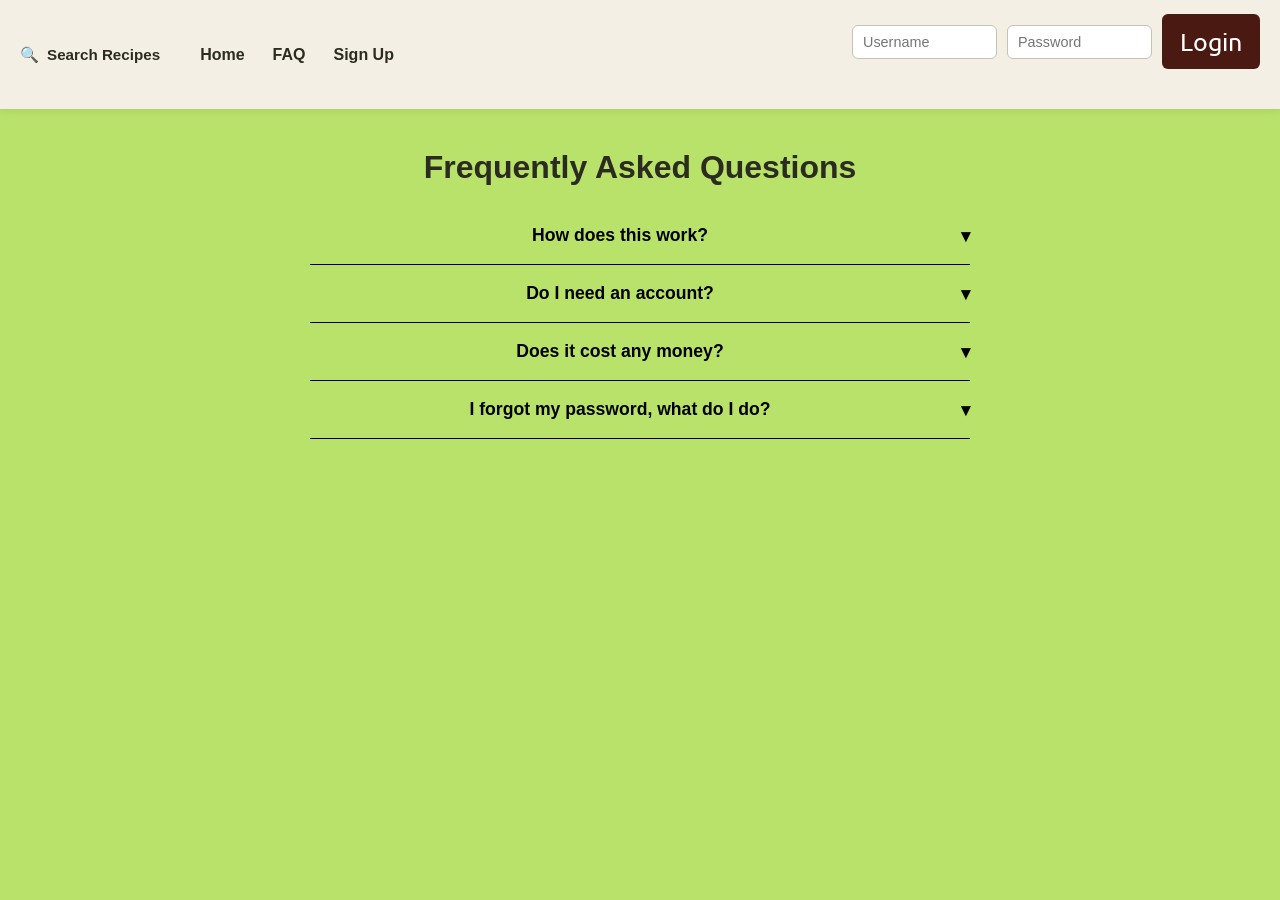
<file: html/faq.html>
<!DOCTYPE html>
<html lang="en">
<head>
    
  

	<!-- Document Config-->
	<meta name="viewport" content="width=device-width, initial-scale=1.0">
	<meta name="description" content="Any questions? This is here where we have frequently asked
	questions!">
	
	<!-- Title -->
	<title>FAQ</title>

	<!-- External Resources -->
	<script type="text/javascript" src="../js/config.js"></script>
	<script type="text/javascript" src="../js/md5.js"></script>
  <script type="text/javascript" src="../js/User.js"></script>
  <script type="text/javascript" src="../js/home.js"></script>
  <script type="text/javascript" src="../js/auth.js"></script>
  <script type="text/javascript" src="../js/cookies.js"></script>
    <link rel="stylesheet" href="../css/signup.css">
    <link rel="stylesheet" href="../css/TopNav.css">
      <link href="../css/FAQ.css" rel="stylesheet">
       <link rel="stylesheet" href="/css/searchOv.css">



      <link href="https://fonts.googleapis.com/css?family=Ubuntu" rel="stylesheet">

	

</head>
<body>

<!-- ===== TOP NAV ===== -->
<header class="topnav">
    <div class="nav-content">

        <div class="nav-left">
            <button class="search-link" id="searchToggle" type="button">
                <span class="icon">&#128269;</span>
                Search Recipes
            </button>

            <nav class="top-links">
                <a href="../index.html">Home</a>
                <a href="../html/faq.html">FAQ</a>
                <a href="../html/SignUp.html">Sign Up</a>
            </nav>
        </div>

        <div class="login-box">
            <form>
                <input type="text" id="loginName" placeholder="Username">
                <input type="password" id="loginPassword" placeholder="Password">
                <button type="button" class="buttons" onclick="doLogin()">Login</button>
            </form>

            <span id="loginResult"></span>
        </div>

    </div>
</header>


<!-- ===== SEARCH OVERLAY (hidden until toggled) ===== -->
  <div class="search-overlay" id="searchOverlay" role="dialog" aria-modal="true" aria-labelledby="searchLabel">
    <form class="search-box" id="searchForm">
      <button type="button" class="close-btn" id="searchClose" aria-label="Close search">&times;</button>
      <label class="sr-only" id="searchLabel" for="searchInput">Search recipes</label>
      <input type="text" id="searchInput" name="q" placeholder="Search recipes, ingredients, cuisines..." autocomplete="off">
      <button type="submit">Search</button>

    
    
      <!-- Filters -->
      <div class="filter-group">
      <h3>Meal Type</h3>
     <!-- Vegan | DairyFree | GlutenFree | Garlic | Caffeine | Halal | Kosher | Vegetarian | MealCost -->

        <label><input type="checkbox" name="mealType" value="Vegan"> Vegan</label>
        <label><input type="checkbox" name="mealType" value="Dairy Free"> Dairy-Free</label>
        <label><input type="checkbox" name="mealType" value="GlutenFree"> Gluten-Free</label>
        <label><input type="checkbox" name="mealType" value="Garlic Free"> Garlic</label>
        <label><input type="checkbox" name="mealType" value="Caffeine Free"> Caffeine</label>
        <label><input type="checkbox" name="mealType" value="Halal"> Halal</label>
        <label><input type="checkbox" name="mealType" value="Kosher"> Kosher</label>
        <label><input type="checkbox" name="mealType" value="Vegetarian"> Vegetarian</label>
     
      </div>

      <div class="filter-group">
        <h3>Budget</h3>
        <label><input type="checkbox" name="budget" value="5"> Under $5</label>
        <label><input type="checkbox" name="budget" value="5-10"> $5-$10</label>
        <label><input type="checkbox" name="budget" value="10plus"> $10 and above</label>
      </div>

    
  

    
    
    
    </form>
  </div>


<div class="faq-container">
  <!-- your existing FAQ accordion code stays here -->
</div>

</body>

<div class="faq-container">
  <h1>Frequently Asked Questions</h1>

  <div class="faq-item">
    <button class="faq-question"> How does this work?
      <span class="arrow">&#9662;</span>
    </button>
    <div class="faq-answer">
      <p>Easy you can see what type of food that you want to eat by browsing our categories or seeing the special meal today! </p>
	</div>
  </div>

  <div class="faq-item">
    <button class="faq-question">Do I need an account?
      <span class="arrow">&#9662;</span>
    </button>
    <div class="faq-answer">
      <p>Nope you don't need an account to use our features. All you gotta do is fill up the survey to get started! For tracking your progress <a href="https://lampsxyz.online/html/SignUp.html">creating an account</a> will be
		also beneficial.
	  </p>
    </div>
  </div>

  <div class="faq-item">
    <button class="faq-question">Does it cost any money?
      <span class="arrow">&#9662;</span>
    </button>
    <div class="faq-answer">
      <p>Nope! You don't have to pay for anything on using our services. It's Free to use.</p>
    </div>
  </div>

   <div class="faq-item">
    <button class="faq-question"> I forgot my password, what do I do?
      <span class="arrow">&#9662;</span>
    </button>
    <div class="faq-answer">
      <p>If you forgotten your password all you have to do is click on the "Forgot Password" link and follow the instructions. If anymore help is needed you can contact our support team at <a href="mailto:NutriPlan@support.com">NutriPlan@support.com</a>.</p>
    </div>
  </div>

</div>
<script src="../js/faq.js"></script>

		

</body>
</html>
</file>
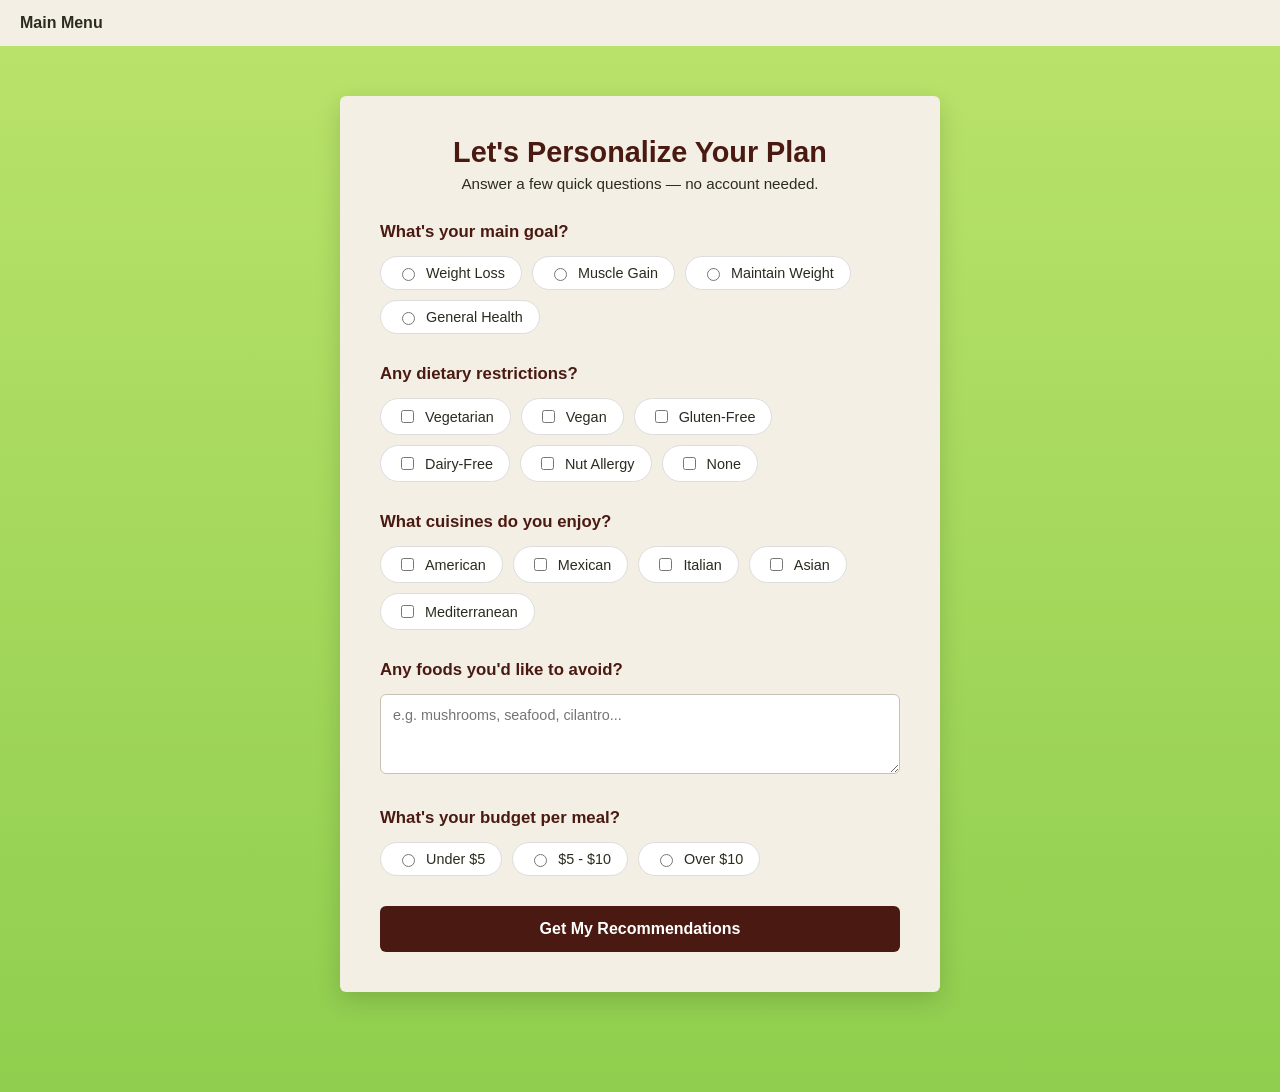
<file: html/survey.html>
<!DOCTYPE html>
<html lang="en">
<head>
  <meta charset="UTF-8">
  <meta name="viewport" content="width=device-width, initial-scale=1.0">
  <meta name="description" content="Take our quick survey to get personalized meal recommendations">
  <title>Survey</title>
  <link rel="stylesheet" href="../css/styles.css">
    <link rel="stylesheet" href="../css/survey.css">
      <link rel="stylesheet" href="../css/TopNav.css">
       
  <link href="https://fonts.googleapis.com/css?family=Ubuntu" rel="stylesheet">
  <script src="../js/config.js"></script>
  <script src="../js/survey.js" defer></script>
</head>
<body>

<header class="topnav">

    <nav class="top-links">
     
      <a href="../index.html">Main Menu</a>
    
    </nav>
  </header>
  
  
  <div class="survey-page">
    <div class="survey-card">
      <div id="surveyFormWrapper">
        <h1 class="survey-title">Let's Personalize Your Plan</h1>
        <p class="survey-subtitle">Answer a few quick questions — no account needed.</p>
        <p id="surveyMessage" class="survey-message" aria-live="polite"></p>

        <form id="surveyForm" class="survey-form" method="post" action="../LAMPAPI/SurveyData/AddInfo.php">
          <div class="survey-section">
            <h2>What's your main goal?</h2>
            <div class="survey-options">
              <label class="survey-option">
                <input type="radio" name="goal" value="weightLoss" required>
                Weight Loss
              </label>
              <label class="survey-option">
                <input type="radio" name="goal" value="muscleGain">
                Muscle Gain
              </label>
              <label class="survey-option">
                <input type="radio" name="goal" value="maintain">
                Maintain Weight
              </label>
              <label class="survey-option">
                <input type="radio" name="goal" value="generalHealth">
                General Health
              </label>
            </div>
          </div>

          <div class="survey-section">
            <h2>Any dietary restrictions?</h2>
            <div class="survey-options">
              <label class="survey-option">
                <input type="checkbox" name="restrictions" value="vegetarian">
                Vegetarian
              </label>
              <label class="survey-option">
                <input type="checkbox" name="restrictions" value="vegan">
                Vegan
              </label>
              <label class="survey-option">
                <input type="checkbox" name="restrictions" value="glutenFree">
                Gluten-Free
              </label>
              <label class="survey-option">
                <input type="checkbox" name="restrictions" value="dairyFree">
                Dairy-Free
              </label>
              <label class="survey-option">
                <input type="checkbox" name="restrictions" value="nutAllergy">
                Nut Allergy
              </label>
              <label class="survey-option">
                <input type="checkbox" name="restrictions" value="none" id="noneRestriction">
                None
              </label>
            </div>
          </div>

          <div class="survey-section">
            <h2>What cuisines do you enjoy?</h2>
            <div class="survey-options">
              <label class="survey-option">
                <input type="checkbox" name="cuisines" value="american">
                American
              </label>
              <label class="survey-option">
                <input type="checkbox" name="cuisines" value="mexican">
                Mexican
              </label>
              <label class="survey-option">
                <input type="checkbox" name="cuisines" value="italian">
                Italian
              </label>
              <label class="survey-option">
                <input type="checkbox" name="cuisines" value="asian">
                Asian
              </label>
              <label class="survey-option">
                <input type="checkbox" name="cuisines" value="mediterranean">
                Mediterranean
              </label>
            </div>
          </div>

          <div class="survey-section">
            <h2>Any foods you'd like to avoid?</h2>
            <textarea name="dislikes" class="survey-textarea" placeholder="e.g. mushrooms, seafood, cilantro..."></textarea>
          </div>

          <div class="survey-section">
            <h2>What's your budget per meal?</h2>
            <div class="survey-options">
              <label class="survey-option">
                <input type="radio" name="budget" value="under5" required>
                Under $5
              </label>
              <label class="survey-option">
                <input type="radio" name="budget" value="5to10">
                $5 - $10
              </label>
              <label class="survey-option">
                <input type="radio" name="budget" value="over10">
                Over $10
              </label>
            </div>
          </div>

          <button type="submit" class="survey-submit">Get My Recommendations</button>
        </form>
      </div>

      <div id="surveyResult" class="survey-result" style="display: none;">
        <h1 class="survey-title">Thank you for your response.</h1>
        <p class="survey-subtitle" id="surveyResultText">Would you like to sign up?</p>
        <a id="signupButton" class="survey-submit-link" href="SignUp.html" style="display: none;">Sign Up</a>
      </div>
    </div>
  </div>
</body>
</html>
</file>
<file: css/signup.css>
#signup{
    display: flex;
    align-items: center;
    justify-content: center;
    gap: 32px;
    width: min(100%, 1100px);
    margin: 0 auto;
    padding: 25px;
    text-align: left;
    flex-wrap: wrap;
}

#SubSignUp.buttons{
 padding: 12px 30px; 

}

#h1.logo {
    font-size: 2rem;
    text-align: center;
    font-family: 'Ubuntu', sans-serif;
  
}

#logo {
    font-size: 2rem;
    text-align: center;
    font-family: 'Ubuntu', sans-serif;
  
}

.signup-image {
    width: min(100%, 320px);
    max-width: 320px;
    height: auto;
    border-radius: 18px;
    object-fit: cover;
    box-shadow: 0 10px 24px rgba(0, 0, 0, 0.18);
}

.signup-form {
    display: flex;
    flex-direction: column; 
    text-align: right;
    gap: 14px;
    /*flex: 1 1 320px; */
    max-width: 300px;
    padding: 0px 40px; 
}


/*.login-box input {
    width: 115px;
    padding: 6px 8px;
    border: 1px solid #c9c1b3;
    border-radius: var(--radius);
    font-size: 0.82rem;
}

*/

.signup-form input {
    width: 260px;
    padding: 10px 14px;
    border: 1px solid #c9c1b3;
    border-radius: var(--radius);
    font-size: .95rem;
}

.signup-form_Button .buttons {
    margin-top: 20px;
    align-self: center;
    width: auto;
    margin-left: 0;
    background: var(--maroon);
    color: #fff;
    border: none;
    padding: 12px 16px;
    border-radius: var(--radius);
    font-size: 0.95rem;
    font-weight: 600;
    letter-spacing: 1px;
    cursor: pointer;
    transition: background 0.15s ease;
}

.signup-form_Button .buttons:hover {
    background: var(--maroon-dark);
}

.signup-form #NewAccount {
    display: block;
    text-align: center;
}

@media (max-width: 768px) {
    #signup {
        flex-direction: column;
    }

    .signup-image,
    .signup-form {
        max-width: 100%;
    }
}

#logo

#SignUp
{
    font-size: 40px;
    text-align: center;
    font-family: 'Ubuntu', sans-serif;
    color: #FFFAFA;
    margin: 0 0 2% 0;
}
/*---------------------------------------------------- */
.login-box input {
    width: 115px;
    padding: 6px 8px;
    border: 1px solid #c9c1b3;
    border-radius: var(--radius);
    font-size: 0.82rem;
}

/*---------------------------------------------------- */

:root {
  --green-light:  #b9e26a;
  --green-mid:  #b9e26a;
  --maroon: #4a1a12;
  --maroon-dark: #3a1310;
  --cream: #f4efe4; /**for task bar */
  --text-dark: #2b2b1f;
  --radius: 6px;
}

* { box-sizing: border-box; }

.sr-only {
  position: absolute;
  width: 1px;
  height: 1px;
  padding: 0;
  margin: -1px;
  overflow: hidden;
  clip: rect(0, 0, 0, 0);
  white-space: nowrap;
  border: 0;
}

:focus-visible {
  outline: 3px solid #1a5c9e;
  outline-offset: 2px;
}

body
{
/* background-color: #233142; */
    margin: 0;
  font-family: 'Trebuchet MS', 'Segoe UI', sans-serif;
  color: var(--text-dark);
  background: var(--green-light);
}

body.no-scroll { overflow: hidden; }

@media (prefers-reduced-motion: reduce) {
  * { transition: none !important; animation: none !important; }
}




#UserParadise
{
    font-size: 40px;
    text-align: center;
    font-family: 'Ubuntu', sans-serif;
    color: #FFFAFA;
    /*margin: 0 0 2% 0;*/
     margin-left: 3.5%;
    margin-bottom: 2%;
}



#options
{
    font-size: 30px;
    width: 70%;
    margin-left: 15%;
    padding: 25px;
     /* background-color:#f95959; */
}


#options h1
{
    text-align: center;
    font-family: 'Ubuntu', sans-serif;
    color: #FFFAFA;
}



.section-divider {
    width: 80%;
    margin: 25px auto;
    border: 0;
    border-top: 1px solid rgba(255, 255, 255, 0.5);
}



#accessUIDiv
{
    font-size: 30px;
    width: 70%;
    margin-left: 15%;
    padding: 25px;
     /* background-color:#f95959; */
}

.buttons
{
    font-size: 25px;
    border-radius: 25px;
    width: 50%;
        height: 55px;
    margin-left: 25%;
        margin-bottom: 1%;
    font-family: 'Ubuntu', sans-serif;
}

/*---------------------------------------------------- */


/* ===== HERO ===== */
.hero {
  position: relative;
  background: linear-gradient(180deg, var(--green-light) 0%, var(--green-mid) 100%);
  text-align: center;
  padding: 60px 90px 40px;
  overflow: hidden;
}

.hero-decor {
  position: absolute;
  width: 110px;
  height: 110px;
  object-fit: cover;
  border-radius: 50%;
  top: 60px;
  border: 4px solid var(--cream);
  box-shadow: 0 4px 14px rgba(0,0,0,0.15);
}
.hero-decor--left { left: 60px; }
.hero-decor--right { right: 60px; top: 90px; }

.logo {
  font-size: 3rem;
  font-weight: 800;
  color: var(--maroon);
  margin: 0 0 10px;
  letter-spacing: 0.5px;
}

.tagline, .cta-copy {
  max-width: 640px;
  margin: 0 auto 8px;
  font-size: 0.95rem;
  color: var(--text-dark);
  line-height: 1.4;
}

.get-started {
  margin-top: 20px;
  background: var(--maroon);
  color: #fff;
  border: none;
  padding: 12px 34px;
  border-radius: var(--radius);
  font-size: 0.95rem;
  font-weight: 600;
  letter-spacing: 1px;
  cursor: pointer;
  transition: background 0.15s ease;
}
.get-started:hover { background: var(--maroon-dark); }
</file>
<file: css/TopNav.css>
/* ===== TOP NAV ===== */
:root {
    --maroon: #4a1a12;
    --maroon-dark: #3a1310;
    --cream: #f4efe4;
    --text-dark: #2b2b1f;
    --radius: 6px;
}

/* ===== TOP NAV ===== */

.topnav {
    display: flex;
    justify-content: space-between;
    align-items: center;
    padding: 14px 20px;
    background: var(--cream);
    box-shadow: 0 2px 8px rgba(0,0,0,.08);
}

/* Left Side */





.search-link {
    display: flex;
    align-items: right;
    gap: 8px;
    background: none;
    border: none;
    color: var(--text-dark);
    font-size: .95rem;
    font-weight: 600;
    cursor: pointer;
    padding: 0;
}

.top-links {
    display: flex;
    align-items: center;
    gap: 28px;
}

.top-links a {
    text-decoration: none;
    color: var(--text-dark);
    font-weight: 600;
    transition: color .2s;
}

.top-links a:hover {
    color: var(--maroon);
}

/* Right Side */


.login-box input {
    width: 145px;
    padding: 8px 10px;
    border: 1px solid #c9c1b3;
    border-radius: var(--radius);
    font-size: .9rem;
    
}

.login-box .buttons {
    background: var(--maroon);
    color: white;
    border: none;
    border-radius: var(--radius);
    padding: 8px 18px;
    /* font-weight: 400; */
     /* cursor: pointer; */
    margin: 0;                 /* REMOVE margin-top */
    transition: background .2s;
}

.login-box .buttons:hover {
    background: var(--maroon-dark);
}

#loginResult {
    width: 100%;
    height: 20px;
    margin-top: 6px;
    color: #b00020;
    font-size: .8rem;
    text-align: right;
}



.topnav {
    background: var(--cream);
    box-shadow: 0 2px 8px rgba(0,0,0,.08);
    padding: 14px 20px;
}

.nav-content {
    display: flex;
    justify-content: space-between;
    align-items: center;
    width: 100%;
}

.nav-left {
    display: flex;
    align-items: center;
    gap: 40px;
}

.login-box {
    display: flex;
    flex-direction: column;
    align-items: flex-end;
}

.login-box form {
    display: flex;
    align-items: center;
    gap: 10px;
}
</file>
<file: css/FAQ.css>
/*Start for FAQ page*/
.faq-container {
  max-width: 700px;
  margin: 40px auto;
  padding: 0 20px;
  text-align: center;
}

.faq-item {
  border-bottom: 1px solid #000000;
}

.faq-question {
  width: 100%;
  position: relative;
  text-align: center;
  background: none;
  border: none;
  padding: 18px 40px 18px 0;
  font-size: 1.1rem;
  font-weight: bold;
  cursor: pointer;
  display: block;
}

.faq-question:hover {
  color: #ffffff;
}

.arrow {
  position: absolute;
  right: 0;
  top: 50%;
  transform: translateY(-50%);
  transition: transform 0.3s ease;
}

.faq-question.active .arrow {
  transform: translateY(-50%) rotate(180deg);
}

.faq-answer {
  max-height: 0;
  overflow: hidden;
  transition: max-height 0.3s ease;
  text-align: center;
}

.faq-answer p {
  padding-bottom: 18px;
  margin: 0;
  color: #120808;
}

.faq-header {
  display: grid;
  grid-template-columns: 1fr 1fr 1fr;
  align-items: center;
  padding: 20px 40px;
  background-color: #f5f0e6;
  border-bottom: 1px solid #ddd;
}



.header-link {
  text-decoration: none;
  color: #444;
  font-weight: bold;
  font-size: 1rem;
}


.header-link:hover {
  color: #000;
}

.header-home {
  font-size: 1.1rem;
  justify-self: center;
}

.faq-header .header-link:first-child {
  justify-self: start;
}

.faq-header .header-link:last-child {
  justify-self: end;
}
/*End for FAQ page*/







.faq-item {
  border-bottom: 1px solid #000000;
}

.faq-question {
  width: 100%;
  position: relative;
  text-align: center;
  background: none;
  border: none;
  padding: 18px 40px 18px 0;
  font-size: 1.1rem;
  font-weight: bold;
  cursor: pointer;
  display: block;
}

.faq-question:hover {
  color: #ffffff;
}

.arrow {
  position: absolute;
  right: 0;
  top: 50%;
  transform: translateY(-50%);
  transition: transform 0.3s ease;
}

.faq-question.active .arrow {
  transform: translateY(-50%) rotate(180deg);
}

.faq-answer {
  max-height: 0;
  overflow: hidden;
  transition: max-height 0.3s ease;
  text-align: center;
}




/*End for FAQ page*/
</file>
<file: css/searchOv.css>
/* ===== SEARCH OVERLAY ===== */
.search-overlay {
  position: fixed;
  inset: 0;
  background: rgba(0,0,0,0.45);
  display: none;
  align-items: flex-start;
  justify-content: center;
  padding-top: 90px;
  z-index: 50;
}
.search-overlay.open { display: flex; }
.search-box {
  background: var(--cream);
  padding: 45px 20px 20px 20px;
  border-radius: var(--radius);
  display: flex;
  position: relative;
  flex-direction: column;
  gap: 10px;
  width: min(500px, 90vw);

  max-height: 80vh;
  overflow-y: auto;
}
.search-box input {
  align-self: stretch;
  padding: 10px 12px;
  border: 1px solid #ccc;
  border-radius: var(--radius);
  font-size: 1rem;
  box-sizing:border-box;
}
.search-box button[type="submit"] {
  background: var(--maroon);
  color: #fff;
  border: none;
  padding: 12px 12px;
  border-radius: var(--radius);
  cursor: pointer;
  font-size: 1rem;
}
.search-results {
  margin-top: 20px;
  padding-top: 20px;
  border-top: 2px solid #ccc;
}
.close-btn {
  position: absolute;
  top: 5px;
  right: 20px;
  background: none;
  border: none;
  font-size: 1.4rem;
  line-height: 1;
  cursor: pointer;
  color: var(--text-dark);
  padding: 0;
}
.food-image {
    width: 120px;
    height: 120px;
    object-fit: cover;
    border-radius: 10px;
}
</file>
<file: css/styles.css>
:root {
  --green-light: #b9e26a;
  --green-mid: #8fce4e;
  --maroon: #4a1a12;
  --maroon-dark: #3a1310;
  --cream: #f4efe4; /**for task bar */
  --text-dark: #2b2b1f;
  --radius: 6px;
}

* { box-sizing: border-box; }


.signup-form {
    width: 400px;
}

.signup-form input {
    width: 100%;
    height: 50px;
    padding: 12px 16px;
    margin-bottom: 12px;
    border-radius: 10px;
    border: 1px solid #ccc;
    font-size: 16px;
}


.sr-only {
  position: absolute;
  width: 1px;
  height: 1px;
  padding: 0;
  margin: -1px;
  overflow: hidden;
  clip: rect(0, 0, 0, 0);
  white-space: nowrap;
  border: 0;
}

:focus-visible {
  outline: 3px solid #1a5c9e;
  outline-offset: 2px;
}

body
{
/* background-color: #233142; */
    margin: 0;
  font-family: 'Trebuchet MS', 'Segoe UI', sans-serif;
  color: var(--text-dark);
  background: var(--green-light);
}

body.no-scroll { overflow: hidden; }

@media (prefers-reduced-motion: reduce) {
  * { transition: none !important; animation: none !important; }
}




#UserParadise
{
    font-size: 40px;
    text-align: center;
    font-family: 'Ubuntu', sans-serif;
    color: #FFFAFA;
    /*margin: 0 0 2% 0;*/
     margin-left: 3.5%;
    margin-bottom: 2%;
}



#options
{
    font-size: 30px;
    width: 70%;
    margin-left: 15%;
    padding: 25px;
     /* background-color:#f95959; */
}


#options h1
{
    text-align: center;
    font-family: 'Ubuntu', sans-serif;
    color: #FFFAFA;
}

#ContactBook
{
    font-size: 30px;
    width: 70%;
    margin-left: 15%;
    padding: 25px;
    /* background-color:#f95959; */
}

.section-divider {
    width: 80%;
    margin: 25px auto;
    border: 0;
    border-top: 1px solid rgba(255, 255, 255, 0.5);
}



#accessUIDiv
{
    font-size: 30px;
    width: 70%;
    margin-left: 15%;
    padding: 25px;
     /* background-color:#f95959; */;
}

.buttons
{
    font-size: 30px;
    border-radius: 25px;
    width: 50%;
        height: 55px;
    margin-left: 25%;
        margin-bottom: 1%;
    font-family: 'Ubuntu', sans-serif;
}


#loginPassword
{
        font-size: 18px;
}
#searchText
{
        font-size: 30px;
}
#colorText
{
        font-size: 30px;
}

input[type="text"],input[type="password"]{
    border-radius: 10px;
    text-align: center;
    width: 40%;
        height: 40px;
        font-size: 22px;
        padding: 0 15px;
    margin-left: 1%;
    margin-bottom: 2%;
    font-family: 'Ubuntu', sans-serif;
        box-sizing: border-box;
}
</file>
<file: css/survey.css>
:root {
    --maroon: #4a1a12;
    --maroon-dark: #3a1310;
    --cream: #f4efe4;
    --text-dark: #2b2b1f;
    --radius: 6px;
}


/* ===== SURVEY PAGE ===== */
.survey-page {
  min-height: 100vh;
  display: flex;
  align-items: flex-start;
  justify-content: center;
  background: linear-gradient(180deg, var(--green-light) 0%, var(--green-mid) 100%);
  padding: 50px 20px 100px;
}


.top-links {
    display: flex;
    align-items: center;
    gap: 28px;
}

.top-links a {
    text-decoration: none;
    color: var(--text-dark);
    font-weight: 600;
    transition: color .2s;
}

.top-links a:hover {
    color: var(--maroon);
}


.survey-card {
  background: var(--cream);
  border-radius: var(--radius);
  padding: 40px;
  width: 100%;
  max-width: 600px;
  box-shadow: 0 8px 24px rgba(0,0,0,0.15);
}

.survey-title {
  font-size: 1.8rem;
  color: var(--maroon);
  margin: 0 0 6px;
  text-align: center;
}

.survey-subtitle {
  text-align: center;
  font-size: 0.95rem;
  color: var(--text-dark);
  margin: 0 0 30px;
}

.survey-form {
  display: flex;
  flex-direction: column;
  gap: 30px;
}

.survey-section h2 {
  font-size: 1.05rem;
  color: var(--maroon);
  margin: 0 0 14px;
}

.survey-options {
  display: flex;
  flex-wrap: wrap;
  gap: 10px;
}

.survey-option {
  display: flex;
  align-items: center;
  gap: 8px;
  background: #fff;
  border: 1px solid #ddd;
  border-radius: 20px;
  padding: 8px 16px;
  font-size: 0.9rem;
  cursor: pointer;
  transition: border-color 0.15s ease, background 0.15s ease;
}

.survey-option:has(input:checked) {
  border-color: var(--maroon);
  background: #f9f0ed;
}

.survey-option input {
  cursor: pointer;
}

.survey-textarea {
  width: 100%;
  min-height: 80px;
  padding: 12px;
  border: 1px solid #c9c1b3;
  border-radius: var(--radius);
  font-family: inherit;
  font-size: 0.9rem;
  resize: vertical;
  box-sizing: border-box;
}

.survey-textarea:focus {
  outline: none;
  border-color: var(--maroon);
}

.survey-submit,
.survey-submit-link {
  background: var(--maroon);
  color: #fff;
  border: none;
  padding: 14px;
  border-radius: var(--radius);
  font-size: 1rem;
  font-weight: 700;
  cursor: pointer;
  text-align: center;
  text-decoration: none;
  display: block;
  transition: background 0.15s ease;
}

.survey-submit:hover,
.survey-submit-link:hover {
  background: var(--maroon-dark);
}

.survey-result {
  text-align: center;
}

@media (max-width: 480px) {
  .survey-card {
    padding: 26px 20px;
  }
}
/* ===== END OF SURVEY PAGE ===== */
</file>
